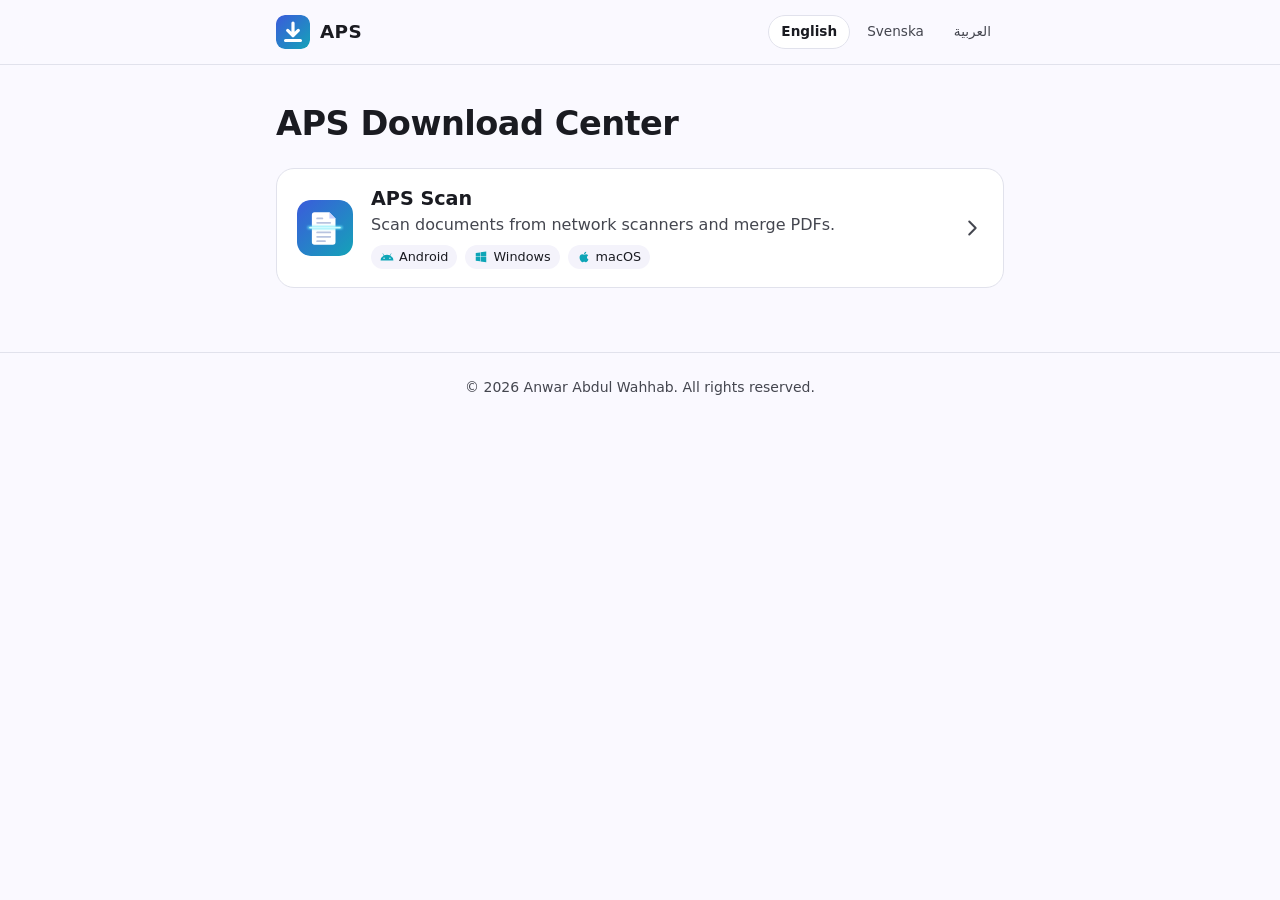
<file: index.html>
<!doctype html>
<html lang="en" dir="ltr">
<head>
<meta charset="utf-8">
<meta name="viewport" content="width=device-width, initial-scale=1">
<title>APS Download Center</title>
<meta name="description" content="Download APS apps for Android, iOS, Windows and macOS.">
<meta name="theme-color" content="#1d4ed8">
<meta property="og:title" content="APS Download Center">
<meta property="og:description" content="All APS apps in one place, for Android, iOS, Windows and macOS.">
<link rel="icon" href="data:image/svg+xml,%3Csvg xmlns='http://www.w3.org/2000/svg' viewBox='0 0 64 64'%3E%3Cdefs%3E%3ClinearGradient id='g' x1='0' y1='0' x2='1' y2='1'%3E%3Cstop offset='0' stop-color='%233b5bdb'/%3E%3Cstop offset='1' stop-color='%2314a3b8'/%3E%3C/linearGradient%3E%3C/defs%3E%3Crect width='64' height='64' rx='14' fill='url(%23g)'/%3E%3Cpath d='M32 15v24m0 0l-10-10m10 10l10-10M18 48h28' fill='none' stroke='%23fff' stroke-width='6' stroke-linecap='round' stroke-linejoin='round'/%3E%3C/svg%3E">
<!-- ?v=: raise it in both pages whenever you upload changed .css or .js, so browsers don't mix cached old files
     with the new page (GitHub Pages lets them keep files for 10 minutes). -->
<link rel="stylesheet" href="site.css?v=3">
<link rel="stylesheet" href="landing.css?v=3">
</head>
<body class="landing">

<header class="site-nav">
  <div class="wrap nav-inner">
    <a class="brand" href="./">
      <svg viewBox="0 0 64 64" aria-hidden="true">
        <defs><linearGradient id="brand-bg" x1="0" y1="0" x2="1" y2="1"><stop offset="0" stop-color="#3b5bdb"/><stop offset="1" stop-color="#14a3b8"/></linearGradient></defs>
        <rect width="64" height="64" rx="15" fill="url(#brand-bg)"/>
        <path d="M32 15v24m0 0l-10-10m10 10l10-10M18 48h28" fill="none" stroke="#fff" stroke-width="6" stroke-linecap="round" stroke-linejoin="round"/>
      </svg>
      <bdi>APS</bdi>
    </a>
    <nav class="languages" aria-label="Language">
      <button type="button" data-lang="en" lang="en">English</button>
      <button type="button" data-lang="sv" lang="sv">Svenska</button>
      <button type="button" data-lang="ar" lang="ar" dir="rtl">العربية</button>
    </nav>
  </div>
</header>

<main class="wrap">
  <h1 id="heading" data-t="center">APS Download Center</h1>
  <!-- Filled from the APPS list in site.js; this is what shows without JavaScript. -->
  <ol class="app-list" id="app-list">
    <li><a class="app-row" href="aps-scan/"><div class="app-row-body"><h2>APS Scan</h2><p>Scan documents from network scanners and merge PDFs.</p></div></a></li>
  </ol>
</main>

<footer class="site-footer">
  <p>© 2026 Anwar Abdul Wahhab. All rights reserved.</p>
</footer>

<script src="site.js?v=3"></script>
</body>
</html>
</file>
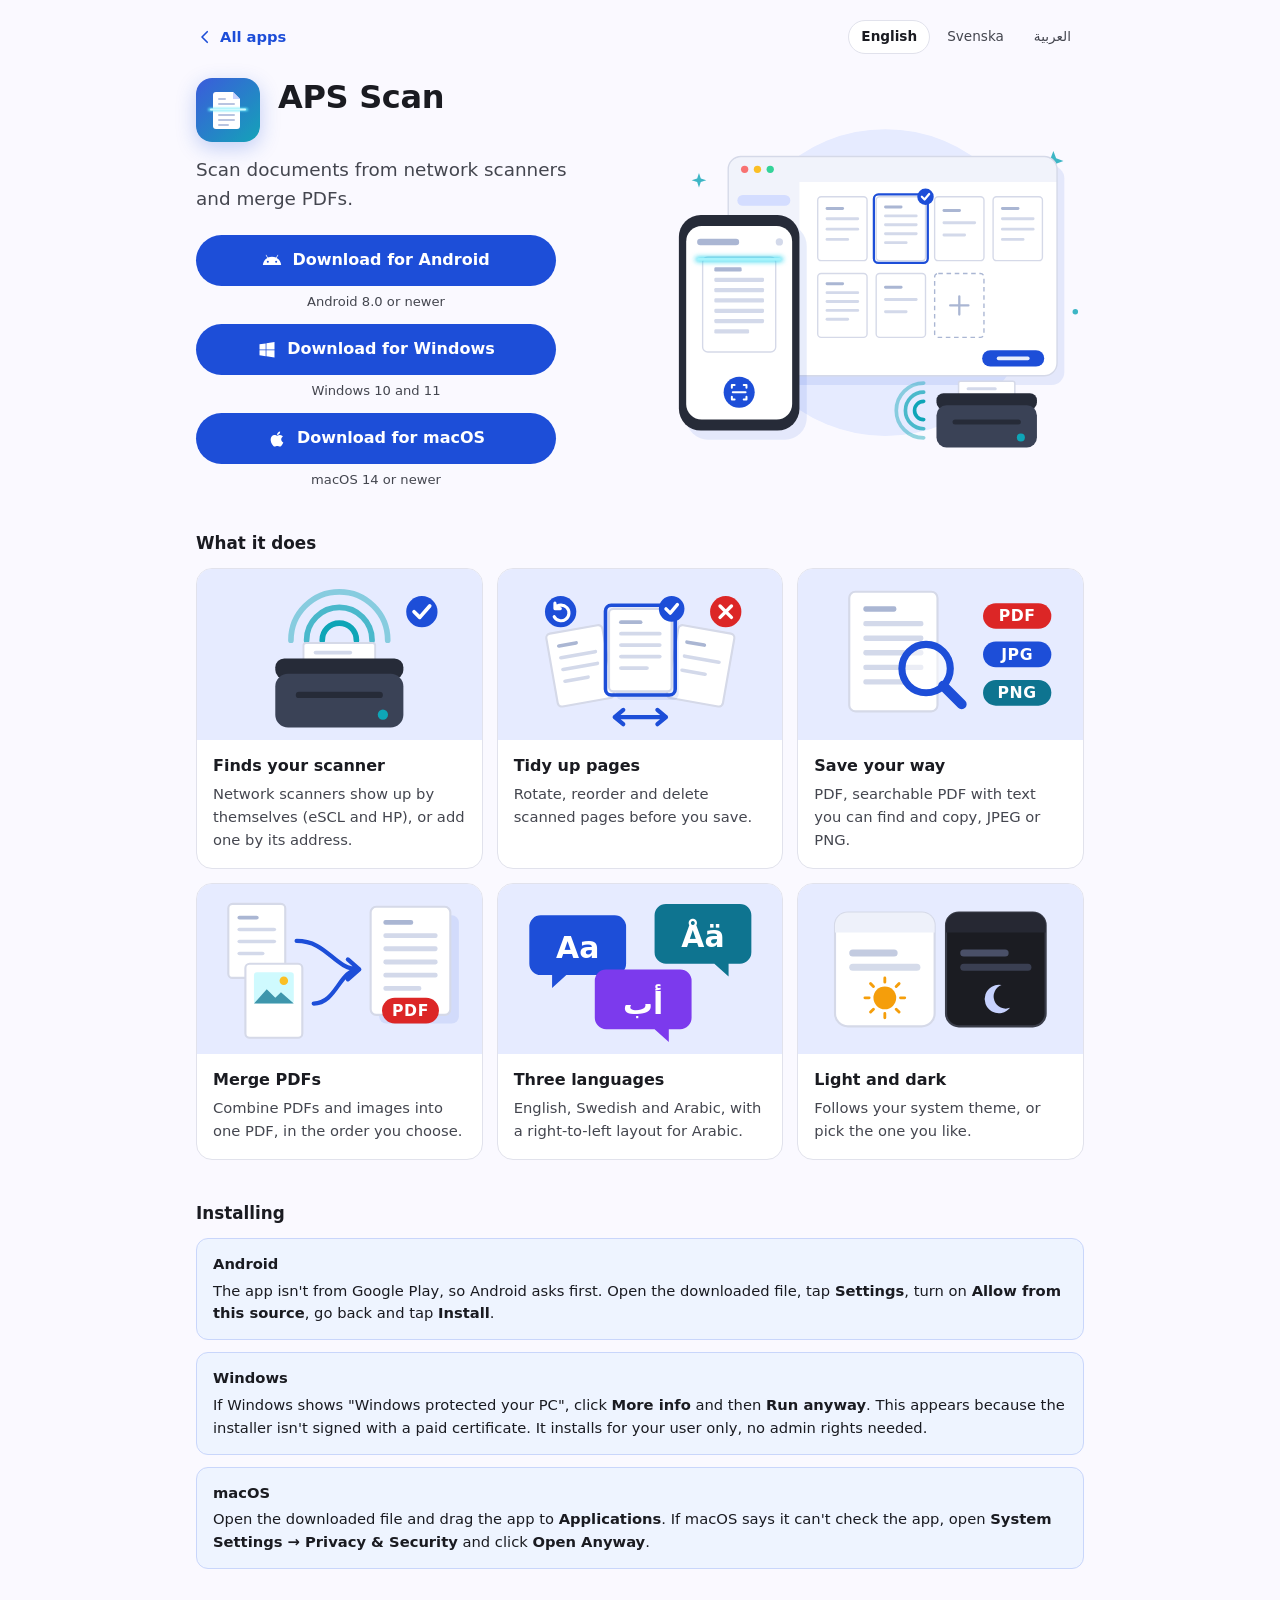
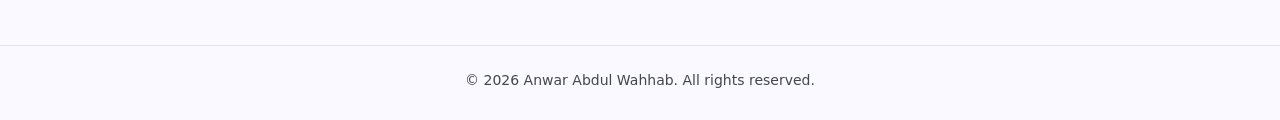
<file: aps-scan/index.html>
<!doctype html>
<html lang="en" dir="ltr">
<head>
<meta charset="utf-8">
<meta name="viewport" content="width=device-width, initial-scale=1">
<title>APS Scan · APS Download Center</title>
<meta name="description" content="Download APS Scan for Android, iOS, Windows and macOS: scan documents from network scanners and merge PDFs.">
<meta property="og:title" content="APS Scan">
<meta property="og:description" content="Scan documents from network scanners and merge PDFs. For Android, iOS, Windows and macOS.">
<link rel="icon" href="data:image/svg+xml,%3Csvg xmlns='http://www.w3.org/2000/svg' viewBox='0 0 64 64'%3E%3Cdefs%3E%3ClinearGradient id='g' x1='0' y1='0' x2='1' y2='1'%3E%3Cstop offset='0' stop-color='%233b5bdb'/%3E%3Cstop offset='1' stop-color='%2314a3b8'/%3E%3C/linearGradient%3E%3C/defs%3E%3Crect width='64' height='64' rx='14' fill='url(%23g)'/%3E%3Crect x='19' y='13' width='26' height='38' rx='3' fill='%23fff'/%3E%3Crect x='14' y='30' width='36' height='3' rx='1.5' fill='%2367e8f9'/%3E%3C/svg%3E">
<link rel="stylesheet" href="../site.css?v=3">
</head>
<!-- data-app is this app's id in the APPS list of site.js; everything else on the page comes from there. -->
<body data-app="aps-scan">
<main>
  <div class="topbar">
    <a class="back" id="back" href="../">
      <svg class="flip" viewBox="0 0 24 24" fill="none" stroke="currentColor" stroke-width="2.2" stroke-linecap="round" stroke-linejoin="round" aria-hidden="true"><path d="M15 5l-7 7 7 7"/></svg>
      <span>All apps</span>
    </a>
    <nav class="languages" aria-label="Language">
      <button type="button" data-lang="en" lang="en">English</button>
      <button type="button" data-lang="sv" lang="sv">Svenska</button>
      <button type="button" data-lang="ar" lang="ar" dir="rtl">العربية</button>
    </nav>
  </div>

  <!-- Filled from site.js; this is what shows without JavaScript. -->
  <div id="app">
    <h1>APS Scan</h1>
    <p>Get the Android and Windows files on the <a href="https://github.com/AnwarAW/APS/releases">releases page</a>.</p>
  </div>

</main>

<footer class="site-footer">
  <p>© 2026 Anwar Abdul Wahhab. All rights reserved.</p>
</footer>
<script src="../art.js?v=3"></script>
<script src="../site.js?v=3"></script>
</body>
</html>
</file>
<file: site.css>
/* APS Download Center: shared by the app list (index.html) and every app page (<app>/index.html). */
:root {
  --bg: #faf9ff;
  --surface: #ffffff;
  --surface-2: #f4f3fb;
  --text: #1a1b21;
  --muted: #44464f;
  --border: #e1e2ec;
  --border-strong: #c5c6d0;
  --primary: #1d4ed8;
  --primary-text: #ffffff;
  --accent: #0ea5b7;
  --note-bg: #eef4ff;
  --note-border: #c9d6fb;
}
@media (prefers-color-scheme: dark) {
  :root {
    --bg: #121318;
    --surface: #1b1c22;
    --surface-2: #22232a;
    --text: #e3e2e9;
    --muted: #b4b6c2;
    --border: #33353d;
    --border-strong: #4a4c56;
    --primary: #8fa8ff;
    --primary-text: #0b1a4d;
    --accent: #5fd6e6;
    --note-bg: #1a2240;
    --note-border: #2e3c6e;
  }
}
* { box-sizing: border-box; }
html { -webkit-text-size-adjust: 100%; }
body {
  margin: 0;
  background: var(--bg);
  color: var(--text);
  font: 16px/1.55 "Segoe UI", system-ui, -apple-system, Roboto, "Noto Sans Arabic", Tahoma, sans-serif;
}
body:not(.landing) > main { max-width: 920px; margin: 0 auto; padding: 20px 16px 40px; }
a { color: var(--primary); }
:focus-visible { outline: 3px solid var(--accent); outline-offset: 2px; }

/* Top bar: back link (app pages) and language switcher */
.topbar { display: flex; align-items: center; justify-content: space-between; gap: 12px; margin-bottom: 24px; min-height: 34px; }
.back { display: inline-flex; white-space: nowrap; align-items: center; gap: 6px; font-size: .92rem; font-weight: 600; text-decoration: none; }
.back:hover { text-decoration: underline; }
.back svg { width: 18px; height: 18px; flex: none; }
.languages { display: flex; gap: 4px; margin-inline-start: auto; }
.languages button {
  font: inherit; font-size: .85rem;
  padding: 5px 12px;
  border: 1px solid transparent; border-radius: 999px;
  background: none; color: var(--muted); cursor: pointer;
}
.languages button:hover { background: var(--surface-2); }
.languages button[aria-pressed="true"] { border-color: var(--border); background: var(--surface); color: var(--text); font-weight: 600; }

/* Arrows point the reading direction */
[dir="rtl"] .flip { transform: scaleX(-1); }

/* Arabic: the system's Arabic UI font (SF Arabic on Apple, Segoe UI on Windows, Noto on Android), a touch larger
   than Latin text at the same size, with room for its tall letters and dots. Letter-spacing would break the joins
   between letters, so it's off everywhere. `html[dir]` outweighs the per-page heading rules. */
html[dir="rtl"] body {
  font-family: system-ui, -apple-system, "SF Arabic", "Segoe UI", "Noto Sans Arabic", "Noto Naskh Arabic", Tahoma, sans-serif;
  font-size: 17px; line-height: 1.75;
}
html[dir="rtl"] * { letter-spacing: 0 !important; }
html[dir="rtl"] :is(h1, h2, h3, h4) { line-height: 1.4; }

/* Page header */
.hero { display: flex; align-items: center; gap: 18px; margin-bottom: 32px; }
.hero-icon { width: 64px; height: 64px; flex: none; border-radius: 16px; box-shadow: 0 6px 20px rgba(29, 78, 216, .25); }
h1 { font-size: 2rem; line-height: 1.15; margin: 0; letter-spacing: -.01em; }
.subtitle { margin: 4px 0 0; color: var(--muted); font-size: 1.05rem; }
.version { margin: 6px 0 0; color: var(--muted); font-size: .88rem; min-height: 1.3em; }

/* Platform chips and chevron (app cards) */
.app-facts { margin: 8px 0 0; display: flex; flex-wrap: wrap; align-items: center; gap: 6px 8px; font-size: .8rem; color: var(--muted); }
.chip { display: inline-flex; align-items: center; gap: 5px; padding: 2px 9px; border-radius: 999px; background: var(--surface-2); color: var(--text); }
.chip svg { width: 14px; height: 14px; color: var(--accent); }
.chevron { width: 22px; height: 22px; flex: none; color: var(--muted); }

/* App page */
.platforms { display: grid; grid-template-columns: repeat(auto-fit, minmax(230px, 1fr)); gap: 12px; }
.platform { display: flex; flex-direction: column; gap: 6px; }
.button {
  display: inline-flex; align-items: center; justify-content: center; gap: 10px;
  padding: 13px 18px;
  border-radius: 999px;
  background: var(--primary); color: var(--primary-text);
  font-weight: 600; text-decoration: none;
}
.button:hover { filter: brightness(1.08); }
.button svg { width: 20px; height: 20px; flex: none; }
.meta { font-size: .82rem; color: var(--muted); text-align: center; }

h3 { font-size: 1.05rem; margin: 40px 0 12px; }
.note {
  background: var(--note-bg); border: 1px solid var(--note-border);
  border-radius: 12px; padding: 14px 16px; margin-bottom: 12px; font-size: .92rem;
}
.note strong { display: block; margin-bottom: 4px; }


/* Product names, file names and versions keep their own direction inside Arabic text */
bdi { unicode-bidi: isolate; }

@media (max-width: 480px) {
  .hero { gap: 14px; }
  .hero-icon { width: 52px; height: 52px; border-radius: 14px; }
  h1 { font-size: 1.6rem; }
}

/* ---------- App page: hero with illustration, feature cards ---------- */
.app-hero { display: grid; grid-template-columns: minmax(0, 1fr) minmax(0, 1.05fr); gap: 32px; align-items: center; }
.app-hero .hero { margin-bottom: 14px; }
.lead { margin: 0 0 22px; font-size: 1.15rem; color: var(--muted); max-width: 34ch; }
.app-hero .platforms { grid-template-columns: 1fr; max-width: 360px; }
.hero-art { width: 100%; height: auto; display: block; }
@media (max-width: 760px) {
  .app-hero { grid-template-columns: 1fr; gap: 20px; }
  .app-hero .platforms { max-width: none; grid-template-columns: repeat(auto-fit, minmax(220px, 1fr)); }
  .hero-art { max-width: 440px; margin: 0 auto; }
}

.feature-grid { list-style: none; margin: 0; padding: 0; display: grid; grid-template-columns: repeat(auto-fit, minmax(240px, 1fr)); gap: 14px; }
.feature { background: var(--surface); border: 1px solid var(--border); border-radius: 16px; overflow: hidden; }
.feature-art { background: var(--ill-glow); aspect-ratio: 200 / 120; }
.feature-art svg { width: 100%; height: 100%; display: block; }
.feature h4 { margin: 14px 16px 4px; font-size: 1rem; }
.feature p { margin: 0 16px 16px; color: var(--muted); font-size: .92rem; }

/* Illustration colours: follow the page theme */
:root {
  --ill-glow: #e6ebff;
  --ill-surface: #ffffff;
  --ill-surface-2: #f1f3fb;
  --ill-line: #d5d9e8;
  --ill-paper: #ffffff;
  --ill-ink: #d3d9ea;
  --ill-ink-strong: #aab6d3;
  --ill-primary: #1d4ed8;
  --ill-primary-soft: #d4ddff;
  --ill-accent: #0ea5b7;
  --ill-device: #262b38;
  --ill-device-2: #3a4256;
  --ill-shadow: rgba(29, 78, 216, .10);
  --ill-device-edge: transparent;
}
@media (prefers-color-scheme: dark) {
  :root {
    --ill-glow: #1a2142;
    --ill-surface: #252731;
    --ill-surface-2: #2e313d;
    --ill-line: #3e4252;
    --ill-paper: #f3f4f9;
    --ill-ink: #cdd3e3;
    --ill-ink-strong: #98a3c0;
    --ill-primary: #5b7cfa;
    --ill-primary-soft: #34437a;
    --ill-accent: #5fd6e6;
    --ill-device: #0d0f14;
    --ill-device-2: #343a4d;
    --ill-shadow: rgba(0, 0, 0, .35);
    --ill-device-edge: #5a6178;
  }
}
.i-glow { fill: var(--ill-glow); }
.feature-art .i-glow { fill: none; }
.i-surface { fill: var(--ill-surface); }
.i-surface-2 { fill: var(--ill-surface-2); }
.i-paper { fill: var(--ill-paper); }
.i-outline { stroke: var(--ill-line); stroke-width: 1.5; }
.i-ink { fill: var(--ill-ink); }
.i-ink-strong { fill: var(--ill-ink-strong); }
.i-primary { fill: var(--ill-primary); }
.i-primary-soft { fill: var(--ill-primary-soft); }
.i-accent { fill: var(--ill-accent); }
.i-device { fill: var(--ill-device); }
.i-device-2 { fill: var(--ill-device-2); }
.i-device, .i-device-2 { stroke: var(--ill-device-edge); stroke-width: 1.5; }
.i-shadow { fill: var(--ill-shadow); }
.i-sparkle { fill: var(--ill-accent); opacity: .8; }
.i-select { fill: none; stroke: var(--ill-primary); stroke-width: 2.5; }
.i-add { fill: none; stroke: var(--ill-ink-strong); stroke-width: 1.5; stroke-dasharray: 5 4; }
.i-add-plus { stroke: var(--ill-ink-strong); stroke-width: 2.5; stroke-linecap: round; }
.i-wave { fill: none; stroke: var(--ill-accent); stroke-width: 4; stroke-linecap: round; }
.i-lens { fill: var(--ill-surface); fill-opacity: .55; stroke: var(--ill-primary); stroke-width: 5; }
.i-lens-handle { stroke: var(--ill-primary); stroke-width: 7; stroke-linecap: round; }
.i-arrow, .i-move { fill: none; stroke: var(--ill-primary); stroke-width: 3; stroke-linecap: round; stroke-linejoin: round; }
.i-photo { fill: #cffafe; }
.i-label { fill: #fff; font: 700 11px "Segoe UI", system-ui, sans-serif; letter-spacing: .04em; }
.i-glyph { fill: #fff; font: 700 21px "Segoe UI", system-ui, "Noto Sans Arabic", Tahoma, sans-serif; }

/* The scan line moves down the page on the phone */
.i-scan-beam { animation: scan-beam 2.8s ease-in-out infinite alternate; }
@keyframes scan-beam { from { transform: translateY(0); } to { transform: translateY(100px); } }
@media (prefers-reduced-motion: reduce) { .i-scan-beam { animation: none; transform: translateY(48px); } }

/* Copyright footer (both pages) */
.site-footer { margin-top: 24px; padding: 24px 16px 28px; border-top: 1px solid var(--border); text-align: center; font-size: .875rem; color: var(--muted); }
.site-footer p { margin: 0; }
</file>
<file: landing.css>
/* APS Download Center: the app list page only (index.html, <body class="landing">). Loaded after site.css. */
:root { --nav-bg: rgba(250, 249, 255, .78); }
@media (prefers-color-scheme: dark) {
  :root { --nav-bg: rgba(18, 19, 24, .78); }
}
.wrap { max-width: 760px; margin: 0 auto; padding-inline: 16px; }

/* Sticky top bar */
.site-nav {
  position: sticky; top: 0; z-index: 10;
  background: var(--nav-bg);
  -webkit-backdrop-filter: saturate(1.6) blur(14px); backdrop-filter: saturate(1.6) blur(14px);
  border-bottom: 1px solid var(--border);
}
.nav-inner { display: flex; align-items: center; justify-content: space-between; gap: 12px; height: 64px; }
.brand { display: inline-flex; align-items: center; gap: 10px; font-weight: 800; font-size: 1.15rem; letter-spacing: .02em; color: var(--text); text-decoration: none; }
.brand svg { width: 34px; height: 34px; border-radius: 9px; }

/* Title */
.landing main { padding-top: 40px; padding-bottom: 40px; }
.landing h1 {
  margin: 0 0 24px;
  font-size: clamp(1.6rem, 4vw, 2.1rem); line-height: 1.15; font-weight: 800; letter-spacing: -.015em;
  /* Long single words (Swedish "nedladdningscenter") break at their soft hyphen, or anywhere as a last resort. */
  hyphens: manual; overflow-wrap: break-word;
}
/* App list: one row per app, the whole row links to its page */
.app-list { list-style: none; margin: 0; padding: 0; display: grid; gap: 12px; }
.app-row {
  display: flex; align-items: center; gap: 18px; padding: 18px 20px;
  border: 1px solid var(--border); border-radius: 18px; background: var(--surface);
  color: inherit; text-decoration: none;
  transition: border-color .15s, background-color .15s;
}
.app-row:hover { border-color: var(--border-strong); background: var(--surface-2); }
.app-row-icon { width: 56px; height: 56px; flex: none; border-radius: 14px; }
.app-row-body { flex: 1; min-width: 0; }
.app-row h2 { margin: 0; font-size: 1.2rem; line-height: 1.25; }
.app-row p { margin: 2px 0 0; color: var(--muted); }
.app-row .app-facts { margin-top: 8px; }
.app-row .chevron { flex: none; }
@media (prefers-reduced-motion: reduce) {
  .app-row { transition: none; }
}

@media (max-width: 560px) {
  .nav-inner { height: 58px; }
  .languages button { padding: 5px 8px; }
  .app-row { gap: 14px; padding: 16px; }
  .app-row-icon { width: 48px; height: 48px; border-radius: 12px; }
}
</file>
